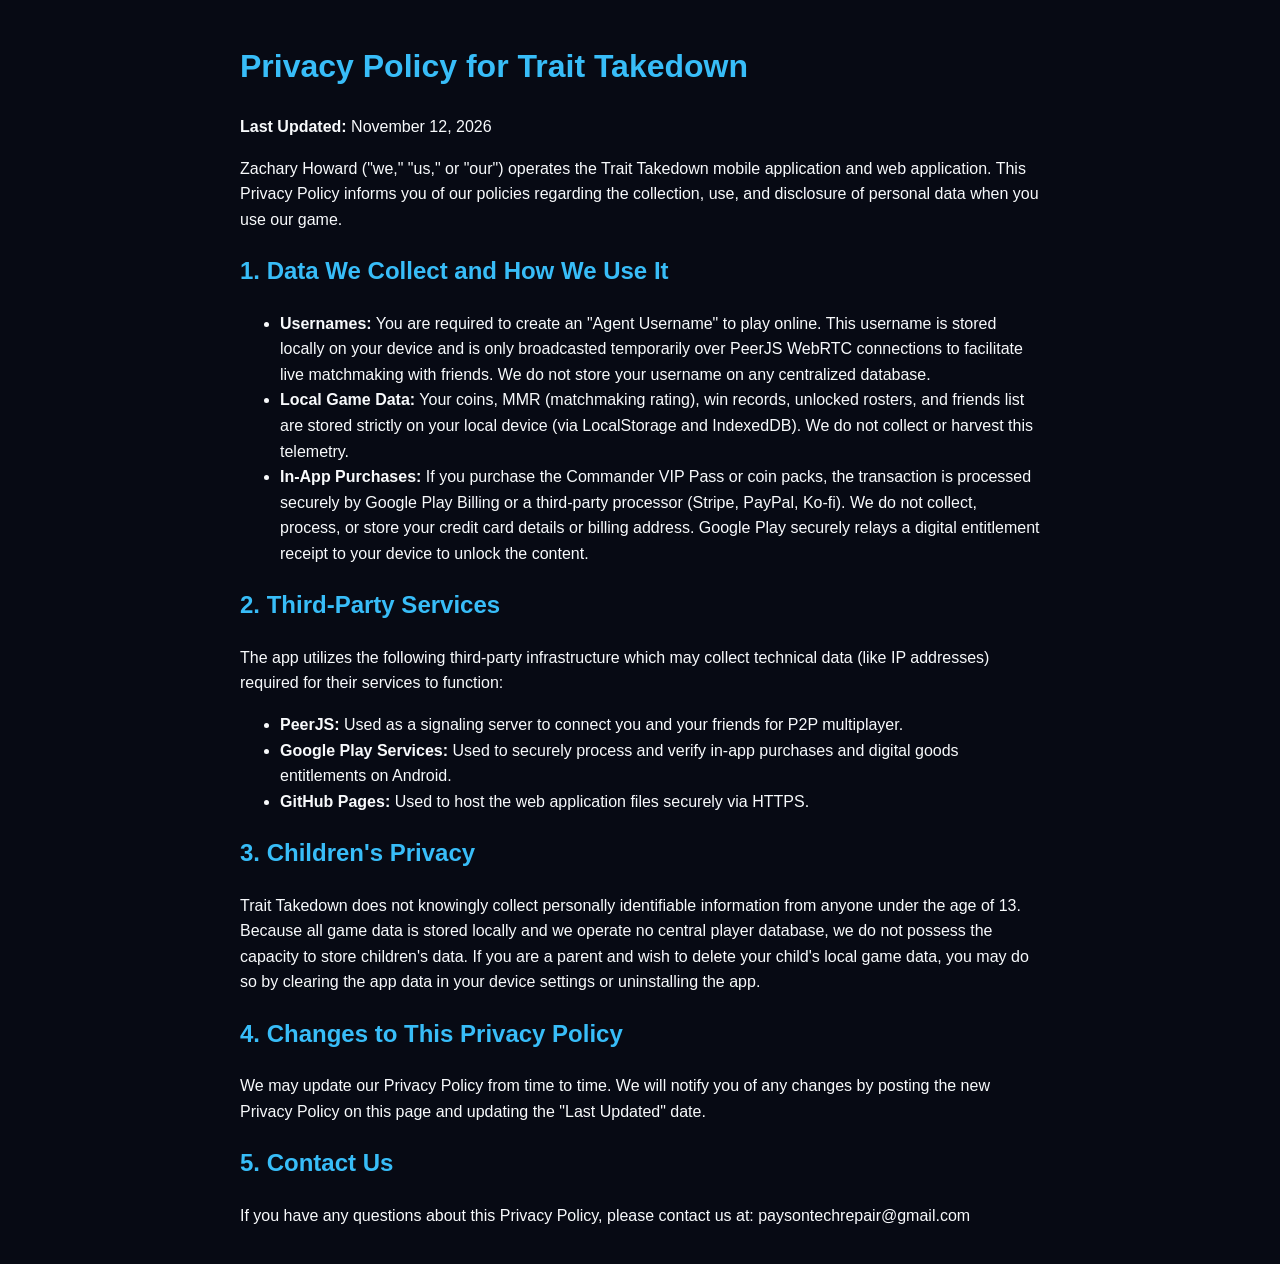
<file: privacy.html>
<!DOCTYPE html>
<html lang="en">
<head>
  <meta charset="UTF-8">
  <meta name="viewport" content="width=device-width, initial-scale=1.0">
  <title>Privacy Policy - Trait Takedown</title>
  <style>
    body { font-family: -apple-system, sans-serif; background: #070a14; color: #f8fafc; line-height: 1.6; padding: 20px; max-width: 800px; margin: 0 auto; }
    h1, h2 { color: #38bdf8; }
    a { color: #fde047; }
  </style>
</head>
<body>
  <h1>Privacy Policy for Trait Takedown</h1>
  <p><strong>Last Updated:</strong> November 12, 2026</p>
  
  <p>Zachary Howard ("we," "us," or "our") operates the Trait Takedown mobile application and web application. This Privacy Policy informs you of our policies regarding the collection, use, and disclosure of personal data when you use our game.</p>

  <h2>1. Data We Collect and How We Use It</h2>
  <ul>
    <li><strong>Usernames:</strong> You are required to create an "Agent Username" to play online. This username is stored locally on your device and is only broadcasted temporarily over PeerJS WebRTC connections to facilitate live matchmaking with friends. We do not store your username on any centralized database.</li>
    <li><strong>Local Game Data:</strong> Your coins, MMR (matchmaking rating), win records, unlocked rosters, and friends list are stored strictly on your local device (via LocalStorage and IndexedDB). We do not collect or harvest this telemetry.</li>
    <li><strong>In-App Purchases:</strong> If you purchase the Commander VIP Pass or coin packs, the transaction is processed securely by Google Play Billing or a third-party processor (Stripe, PayPal, Ko-fi). We do not collect, process, or store your credit card details or billing address. Google Play securely relays a digital entitlement receipt to your device to unlock the content.</li>
  </ul>

  <h2>2. Third-Party Services</h2>
  <p>The app utilizes the following third-party infrastructure which may collect technical data (like IP addresses) required for their services to function:</p>
  <ul>
    <li><strong>PeerJS:</strong> Used as a signaling server to connect you and your friends for P2P multiplayer.</li>
    <li><strong>Google Play Services:</strong> Used to securely process and verify in-app purchases and digital goods entitlements on Android.</li>
    <li><strong>GitHub Pages:</strong> Used to host the web application files securely via HTTPS.</li>
  </ul>

  <h2>3. Children's Privacy</h2>
  <p>Trait Takedown does not knowingly collect personally identifiable information from anyone under the age of 13. Because all game data is stored locally and we operate no central player database, we do not possess the capacity to store children's data. If you are a parent and wish to delete your child's local game data, you may do so by clearing the app data in your device settings or uninstalling the app.</p>

  <h2>4. Changes to This Privacy Policy</h2>
  <p>We may update our Privacy Policy from time to time. We will notify you of any changes by posting the new Privacy Policy on this page and updating the "Last Updated" date.</p>

  <h2>5. Contact Us</h2>
  <p>If you have any questions about this Privacy Policy, please contact us at: paysontechrepair@gmail.com</p>
</body>
</html>
</file>
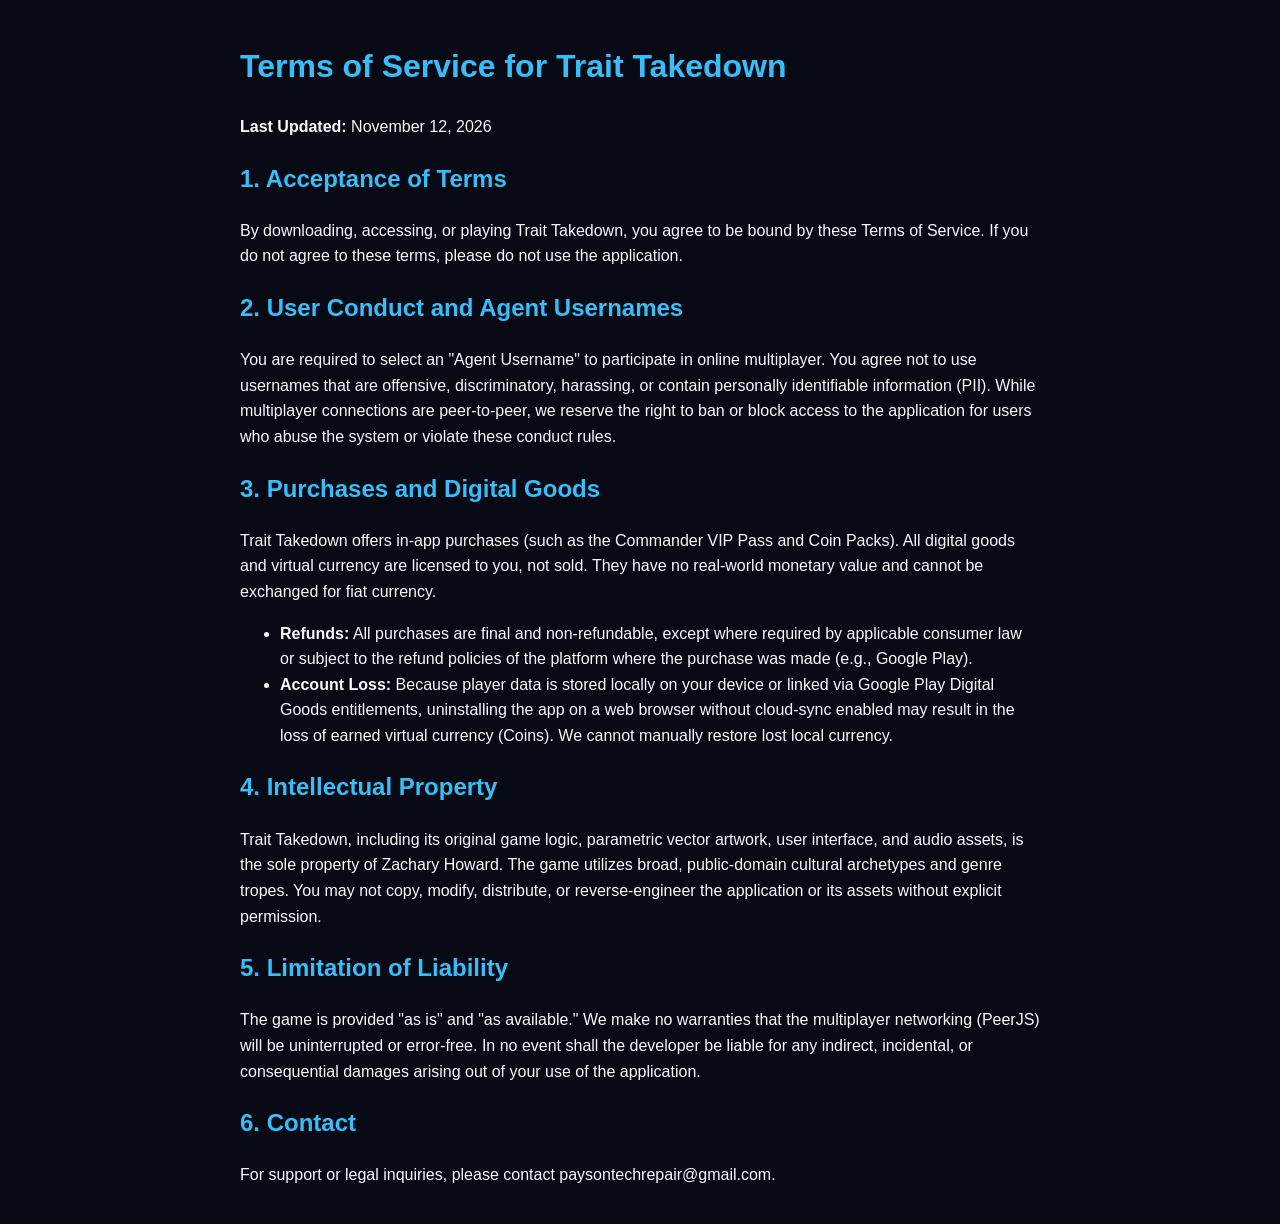
<file: terms.html>
<!DOCTYPE html>
<html lang="en">
<head>
  <meta charset="UTF-8">
  <meta name="viewport" content="width=device-width, initial-scale=1.0">
  <title>Terms of Service - Trait Takedown</title>
  <style>
    body { font-family: -apple-system, sans-serif; background: #070a14; color: #f8fafc; line-height: 1.6; padding: 20px; max-width: 800px; margin: 0 auto; }
    h1, h2 { color: #38bdf8; }
    a { color: #fde047; }
  </style>
</head>
<body>
  <h1>Terms of Service for Trait Takedown</h1>
  <p><strong>Last Updated:</strong> November 12, 2026</p>

  <h2>1. Acceptance of Terms</h2>
  <p>By downloading, accessing, or playing Trait Takedown, you agree to be bound by these Terms of Service. If you do not agree to these terms, please do not use the application.</p>

  <h2>2. User Conduct and Agent Usernames</h2>
  <p>You are required to select an "Agent Username" to participate in online multiplayer. You agree not to use usernames that are offensive, discriminatory, harassing, or contain personally identifiable information (PII). While multiplayer connections are peer-to-peer, we reserve the right to ban or block access to the application for users who abuse the system or violate these conduct rules.</p>

  <h2>3. Purchases and Digital Goods</h2>
  <p>Trait Takedown offers in-app purchases (such as the Commander VIP Pass and Coin Packs). All digital goods and virtual currency are licensed to you, not sold. They have no real-world monetary value and cannot be exchanged for fiat currency.</p>
  <ul>
    <li><strong>Refunds:</strong> All purchases are final and non-refundable, except where required by applicable consumer law or subject to the refund policies of the platform where the purchase was made (e.g., Google Play).</li>
    <li><strong>Account Loss:</strong> Because player data is stored locally on your device or linked via Google Play Digital Goods entitlements, uninstalling the app on a web browser without cloud-sync enabled may result in the loss of earned virtual currency (Coins). We cannot manually restore lost local currency.</li>
  </ul>

  <h2>4. Intellectual Property</h2>
  <p>Trait Takedown, including its original game logic, parametric vector artwork, user interface, and audio assets, is the sole property of Zachary Howard. The game utilizes broad, public-domain cultural archetypes and genre tropes. You may not copy, modify, distribute, or reverse-engineer the application or its assets without explicit permission.</p>

  <h2>5. Limitation of Liability</h2>
  <p>The game is provided "as is" and "as available." We make no warranties that the multiplayer networking (PeerJS) will be uninterrupted or error-free. In no event shall the developer be liable for any indirect, incidental, or consequential damages arising out of your use of the application.</p>

  <h2>6. Contact</h2>
  <p>For support or legal inquiries, please contact paysontechrepair@gmail.com.</p>
</body>
</html>
</file>
